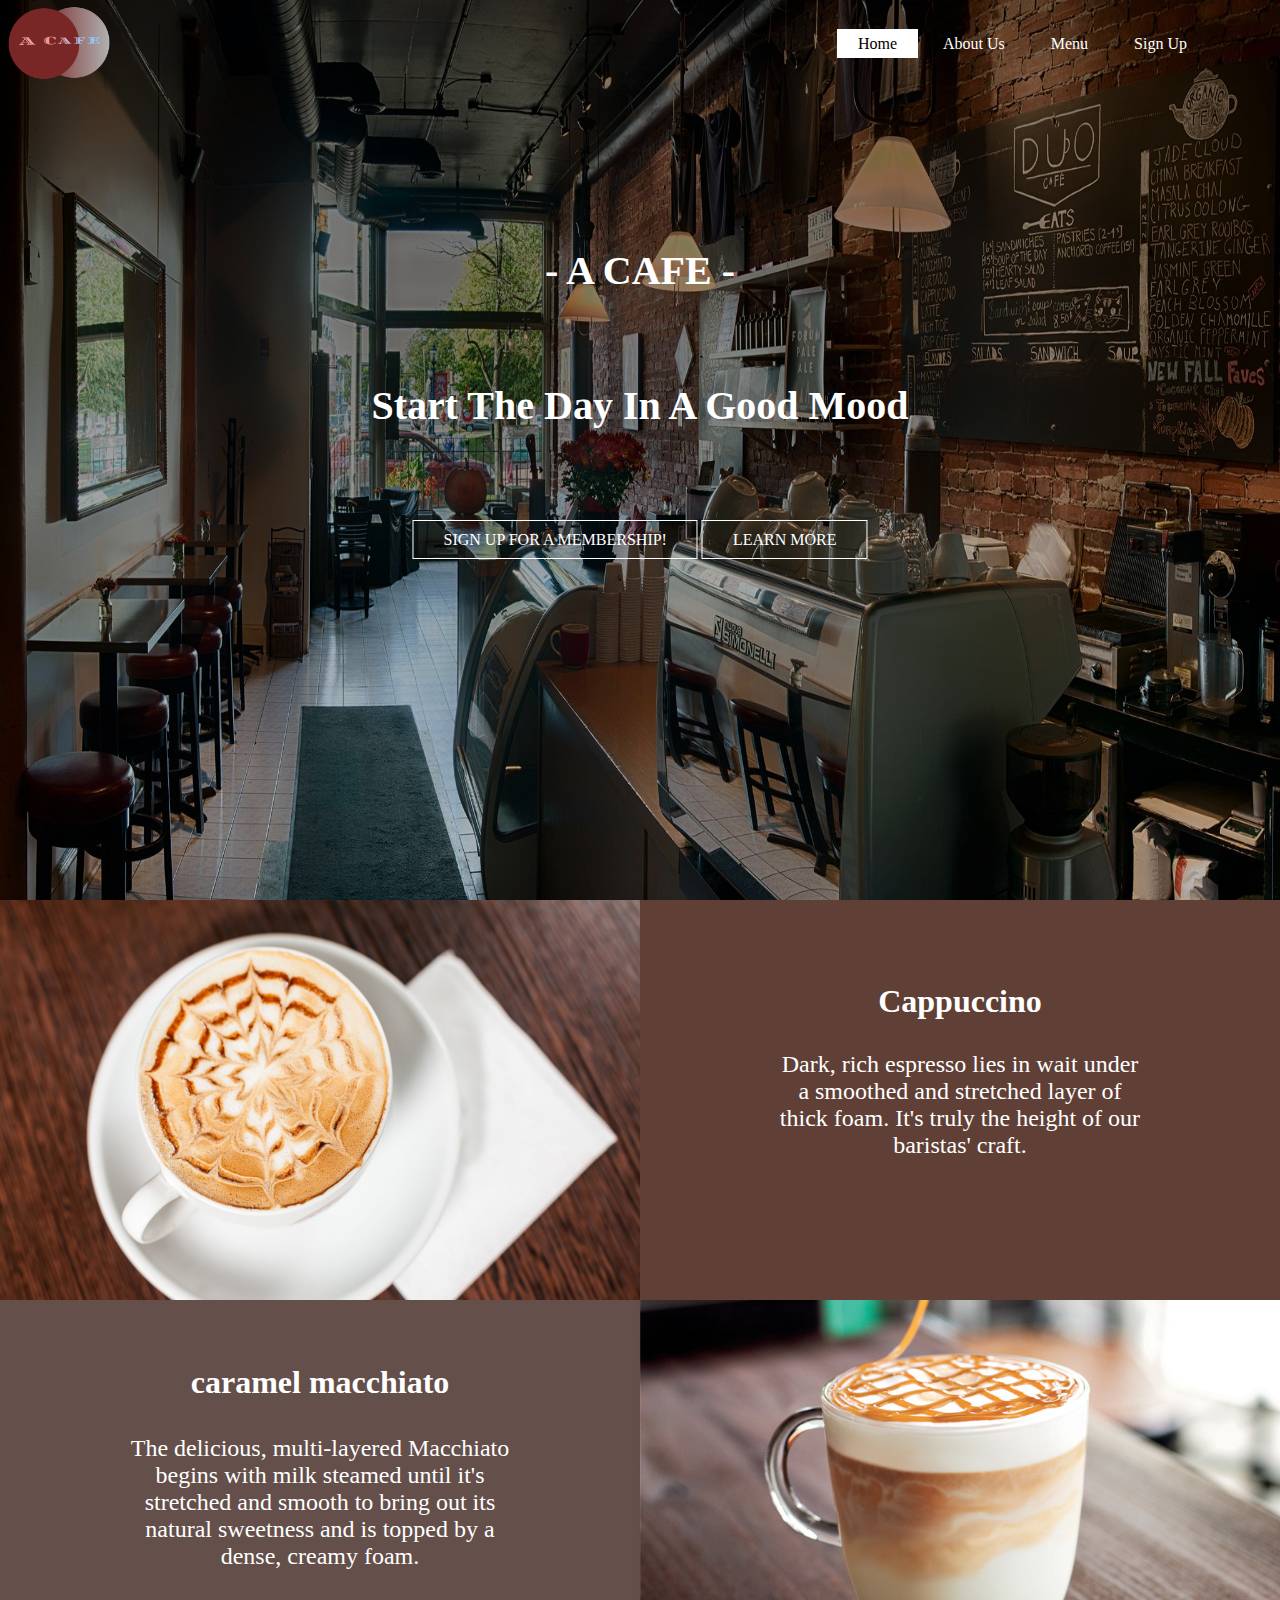
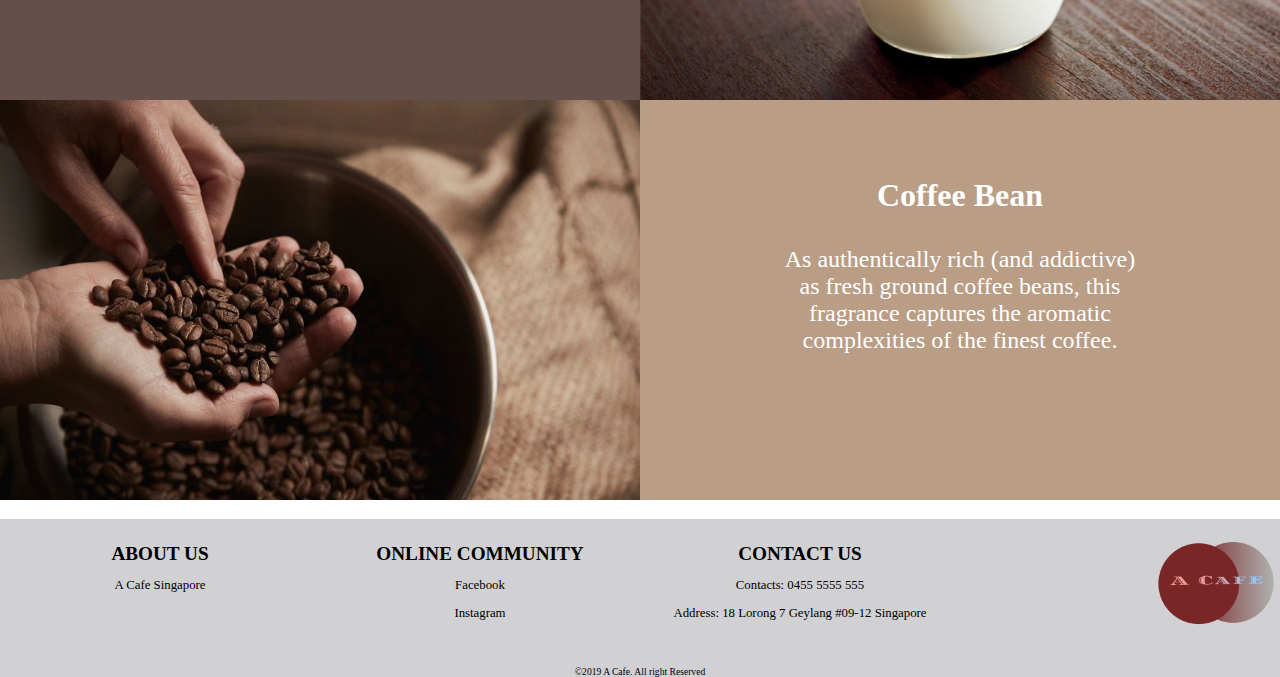
<file: index.html>
<!DOCTYPE html>
<html>
<head>
    <title>A Cafe</title>
    <link rel="stylesheet" href="index.css">
</head>
<body>
    <header>
        <div class="main">
            <div class="logo">
                <img src="logo1.png" alt="A Cafe">
            </div>
            <ul>
                <li class="active"><a href="index.html">Home</a></li>
                <li><a href="about.html">About Us</a></li>
                <li><a href="menu.html">Menu</a></li>
                <li><a href="form.html">Sign Up</a></li>
            </ul>
        </div>
        <div class="title">
            <h1>- A CAFE -</h1>
            <h2 class="center">Start The Day In A Good Mood</h2>
        </div>
        <div class="button">
            <a href="sign.html" class="btn">SIGN UP FOR A MEMBERSHIP!</a>
            <a href="menu.html" class="btn">LEARN MORE</a>
        </div>
    </header>
    <section id="cappuccino">
        <div class="icon">
            <div class="ic">
                <h1>Cappuccino</h1>
                <div class="co">
                    <p>Dark, rich espresso lies in wait under a smoothed and stretched layer of thick foam. It's truly the height of our
                    baristas' craft.
                    </p>
                </div>
            </div>
        </div>
    </section>
    <section id="macchiato">
        <div class="icon1">
            <div class="ic1">
                <h1>caramel macchiato</h1>
                <div class="co1">
                    <p>The delicious, multi-layered Macchiato begins with milk steamed until it's stretched and smooth to bring out its natural
                    sweetness and is topped by a dense, creamy foam.</p>
                </div>
            </div>
        </div>
    </section>
    <section id="bean">
        <div class="icon2">
            <div class="ic2">
                <h1>Coffee Bean</h1>
                <div class="co2">
                    <p>As authentically rich (and addictive) as fresh ground coffee beans, this fragrance captures the aromatic complexities of
                    the finest coffee.</p>
                </div>
            </div>
        </div>
    </section>
    <footer>
        <div class="row">
            <div class="foot">
                <div class="about">
                    <h2>ABOUT US</h2>
                    <p><a href="about.html">A Cafe Singapore</a></p>
                </div>
            </div>
            <div class="foot">
                <div class="online">
                    <h2>ONLINE COMMUNITY</h2>
                    <p><a href="http://www.facebook.com" target="_blank">Facebook</a></p>
                    <p><a href="http://www.instagram.com" target="_blank">Instagram</a></p>
                </div>
            </div>
            <div class="foot">
                <div class="contact">
                    <h2>CONTACT US</h2> 
                    <p>Contacts: 0455 5555 555</p>
                    <p>Address: 18 Lorong 7 Geylang #09-12 Singapore</p>
                </div>
            </div>
        </div>
        <div class="log">
            <img src="logo1.png" alt="logo">
        </div>
        <div class="right">
            <p>&copy;2019 A Cafe. All right Reserved</p>
        </div>
    </footer>
</body>
</html>
</file>
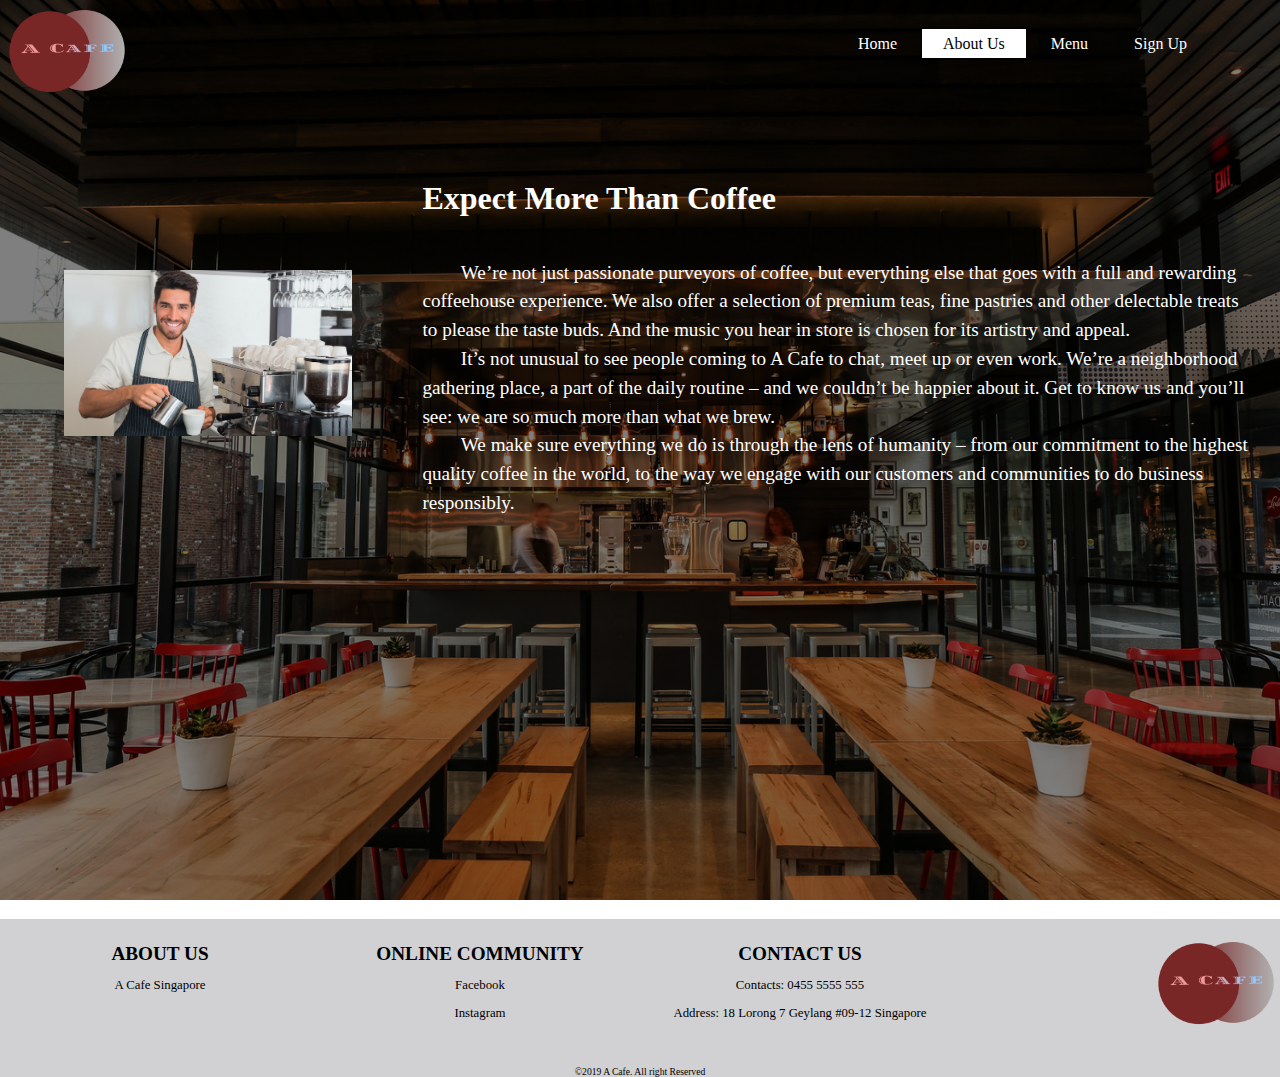
<file: about.html>
<!DOCTYPE html>
<html>
<head>
    <title>A Cafe</title>
    <link rel="stylesheet" href="about.css">
</head>
<body>
    <header>
        <div class="main">
            <div class="logo">
                <img src="logo1.png" alt="A Cafe">
            </div>
            <ul>
                <li><a href="index.html">Home</a></li>
                <li class="active"><a href="about.html">About Us</a></li>
                <li><a href="menu.html">Menu</a></li>
                <li><a href="sign.html">Sign Up</a></li>
            </ul>
        </div>
    </header>
    <section>
        <div class="staff">
            <img src="staff.png" alt="staff">
        </div>
        <div class="aboutme">
            <h1>Expect More Than Coffee</h1>
            <div class="say">
                <p>We’re not just passionate purveyors of coffee, but everything else that goes with a full and rewarding coffeehouse
                experience. We also offer a selection of premium teas, fine pastries and other delectable treats to please the taste
                buds. And the music you hear in store is chosen for its artistry and appeal.</p>
                <p>It’s not unusual to see people coming to A Cafe to chat, meet up or even work. We’re a neighborhood gathering place,
                a part of the daily routine – and we couldn’t be happier about it. Get to know us and you’ll see: we are so much more
                than what we brew.</p>
                <p>We make sure everything we do is through the lens of humanity – from our commitment to the highest quality coffee in the
                world, to the way we engage with our customers and communities to do business responsibly.</p>
            </div>
        </div>
    </section>

    <footer>
        <div class="row">
            <div class="foot">
                <div class="about">
                    <h2>ABOUT US</h2>
                    <p><a href="about.html">A Cafe Singapore</a></p>
                </div>
            </div>
            <div class="foot">
                <div class="online">
                    <h2>ONLINE COMMUNITY</h2>
                    <p><a href="http://www.facebook.com" target="_blank">Facebook</a></p>
                    <p><a href="http://www.instagram.com" target="_blank">Instagram</a></p>
                </div>
            </div>
            <div class="foot">
                <div class="contact">
                    <h2>CONTACT US</h2>
                    <p>Contacts: 0455 5555 555</p>
                    <p>Address: 18 Lorong 7 Geylang #09-12 Singapore</p>
                </div>
            </div>
        </div>
        <div class="log">
            <img src="logo1.png" alt="logo">
        </div>
        <div class="right">
            <p>&copy;2019 A Cafe. All right Reserved</p>
        </div>
    </footer>
</body>
</html>
</file>
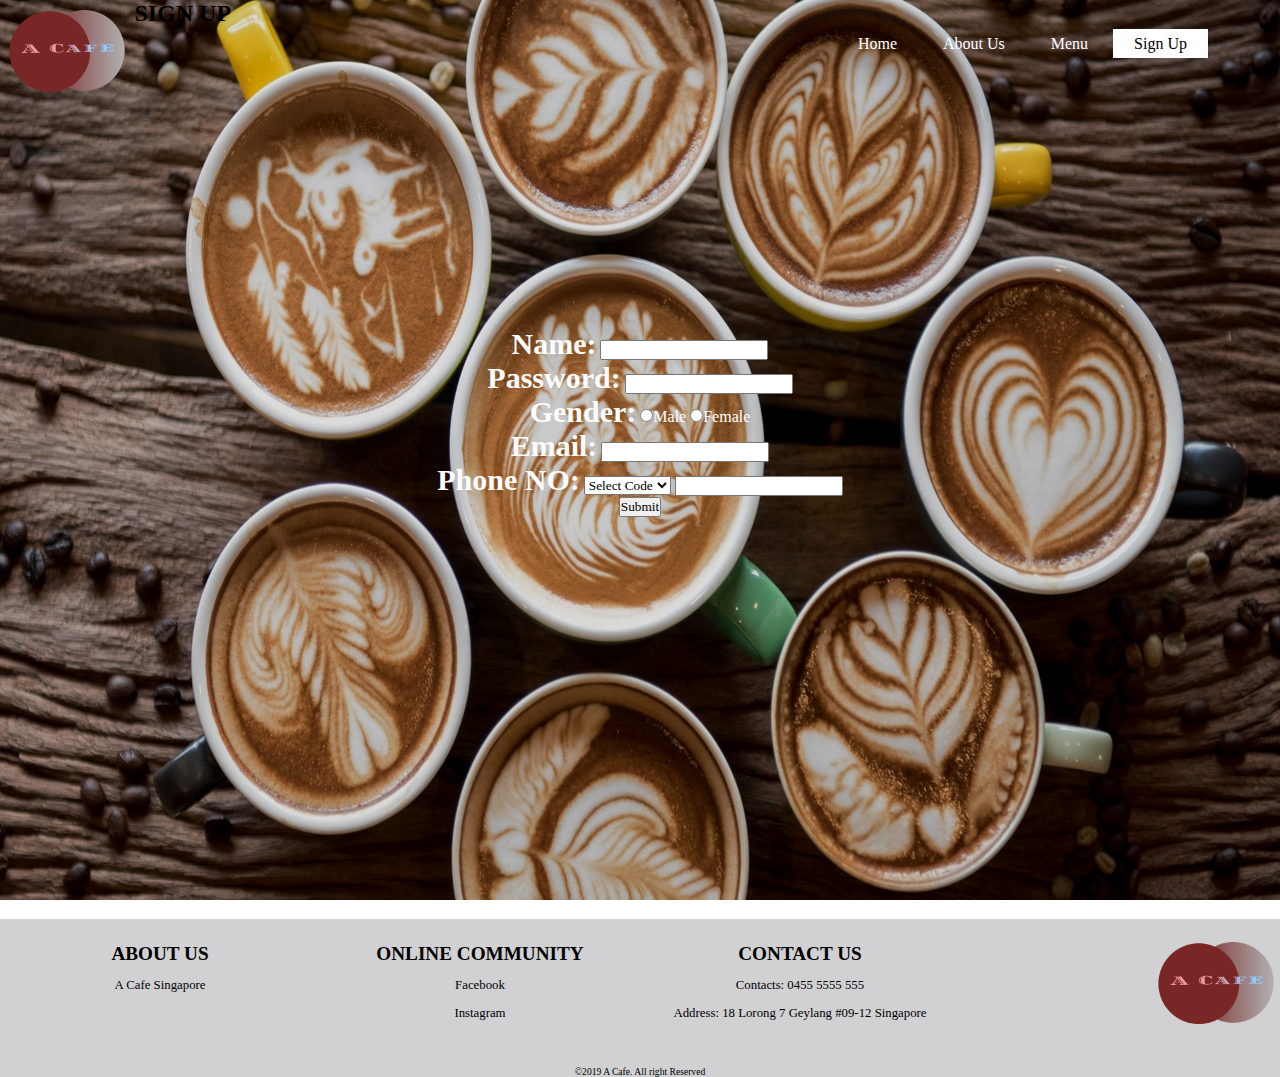
<file: form.html>
<!DOCTYPE HTML>
<html>
<head>
  <title>Register Form</title>
 <style>
  *{
   margin:0;
   padding:0;
   font-family:Century Gothic;
  }

  ul{
   float:right;
   list-style-type:none;
   margin-top:2.2em;
   margin-right:4.5em;
  }

  ul li{
   display:inline-block;
  }

  ul li a{
   text-decoration: none;
   color:#fff;
   padding:5px 20px;
   border:1px solid transparent;
   transition:0.6s ease;
  }

  ul li a:hover{
   background-color:#fff;
   color:#000;
  }

  ul li.active a{
   background-color: #fff;
   color:#000;
  }

  .logo img{
   float:left;
   width:8em;
   height:auto;
   margin-top:-1em;
   padding:0.2em;
  }

  header{
   background-image:url(2.jpg);
   background-size:100% 100%;
   height:100vh;
   background-position: center;
  }

  /* .loginBox{
      position: absolute;
      top:50%;
      left:50%;
      transform: translate(-50%,-50%);
      width:70%;
      height:70%;
      padding:80px 40px;
      box-sizing: border-box;
      background:rgba(0, 0, 0, 0.5);
  } */

  .loginBox h2{
   /*padding:0 0 10px;*/
   color: #924a08;
   text-align: center;

  }

  .div1{
   margin-top: 300px;
   text-align: center;
  }
  .div1 label{
   font-size: 30px;
   color: #fcfcfc;

  }


  .loginBox input[type="submit"]:hover{
   background:#66f9cf;
   color:#ffffff;
  }


  footer{
   background:rgb(209,209,211);
   text-align: center;
   position: absolute;
   width:100%;
   height:auto;
   margin-top:1.5%;
  }

  .foot{
   float:left;
   width:25%;
   margin-top:1.5em;
  }

  .log img{
   float:right;
   width:8em;
   height:auto;
  }

  .foot h2{
   font-size: 1.2em;
  }

  .foot p{
   font-size:0.8em;
   margin-top:1em;
  }

  .right{
   float:left;
   width:100%;
   margin-top:1.2em;
  }

  .right p{
   font-size:0.6em;
  }

  .online a{
   text-decoration: none;
   color:#000;
  }

  .about a{
   text-decoration: none;
   color:#000;
  }

  .online a:hover{
   color:grey;
  }

  .about a:hover{
   color:grey;
  }
 </style>


</head>
<body>
 <form action="insert.php" method="POST">
  <header>
   <div class="main">
    <div class="logo">
     <img src="logo1.png" alt="A Cafe">
    </div>
    <ul>
     <li><a href="index.html">Home</a></li>
     <li><a href="about.html">About Us</a></li>
     <li><a href="menu.html">Menu</a></li>
     <li class="active"><a href="sign.html">Sign Up</a></li>
    </ul>
   </div>

   <form class="loginBox" action="insert.php" method="POST">
    <h2>SIGN UP</h2>
    <div class="div1">
     <label for="name"><strong>Name:</strong></label>
     <input type="text" name="username" required>
     <br>
     <label><strong>Password:</strong></label>
     <input type="password" name="password" required>
     <br>
     <label><strong>Gender:</strong></label>
     <input type="radio" name="gender" value="m" required><span style="color: white">Male</span>
     <input type="radio" name="gender" value="f" required><span style="color: white">Female</span>
     <br>
     <label><strong>Email:</strong></label>
     <input type="email" name="email" required>
     <br>
     <label><strong>Phone NO:</strong></label>
     <select name="phoneCode" required>
      <option selected hidden value="">Select Code</option>
      <option value="977">65</option>
      <option value="978">86</option>
      <option value="979">36</option>
      <option value="973">76</option>
      <option value="972">12</option>
      <option value="974">01</option>
     </select>
     <input type="phone" name="phone" requied>
     <br>
     <input type="submit" value="Submit"></div>
   </form>
  </header>

  <footer>
   <div class="row">
    <div class="foot">
     <div class="about">
      <h2>ABOUT US</h2>
      <p><a href="about.html">A Cafe Singapore</a></p>
     </div>
    </div>
    <div class="foot">
     <div class="online">
      <h2>ONLINE COMMUNITY</h2>
      <p><a href="http://www.facebook.com" target="_blank">Facebook</a></p>
      <p><a href="http://www.instagram.com" target="_blank">Instagram</a></p>
     </div>
    </div>
    <div class="foot">
     <div class="contact">
      <h2>CONTACT US</h2>
      <p>Contacts: 0455 5555 555</p>
      <p>Address: 18 Lorong 7 Geylang #09-12 Singapore</p>
     </div>
    </div>
   </div>
   <div class="log">
    <img src="logo1.png" alt="logo">
   </div>
   <div class="right">
    <p>&copy;2019 A Cafe. All right Reserved</p>
   </div>
  </footer>
</body>
</html>
</file>
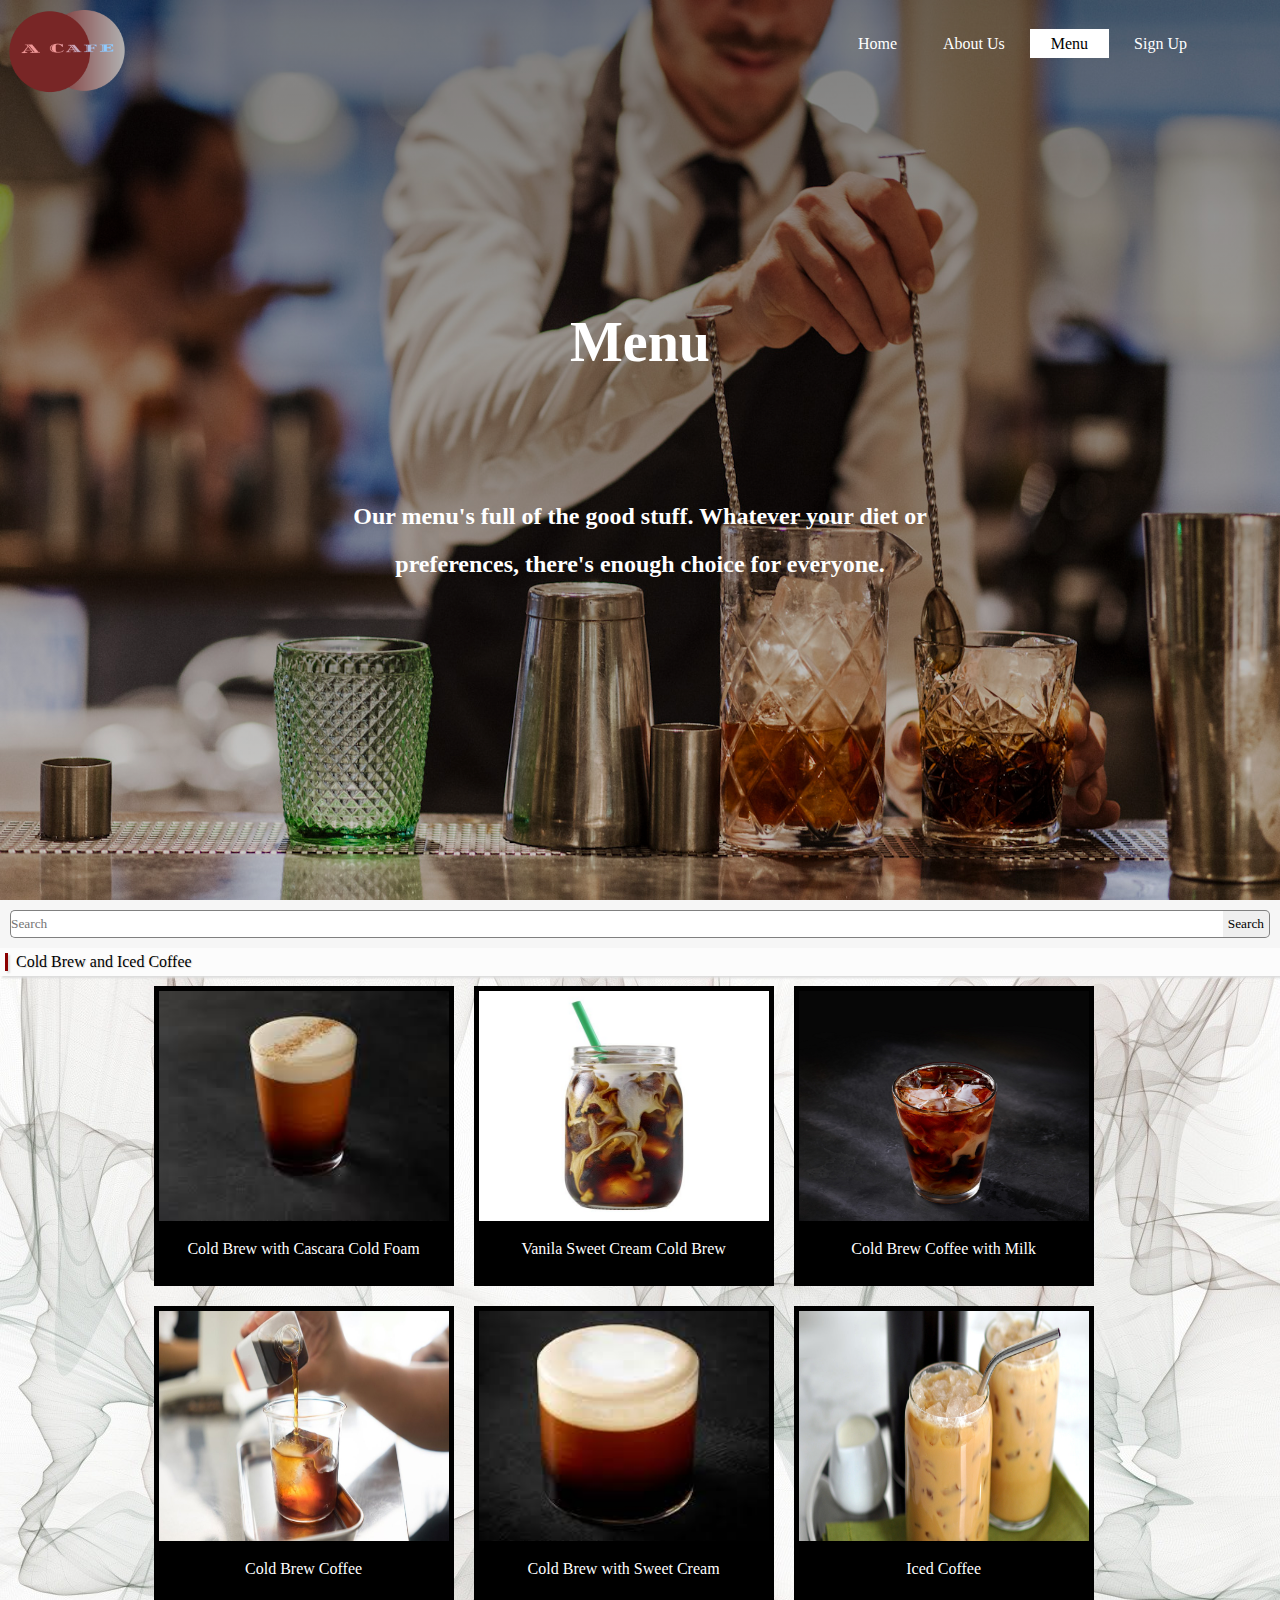
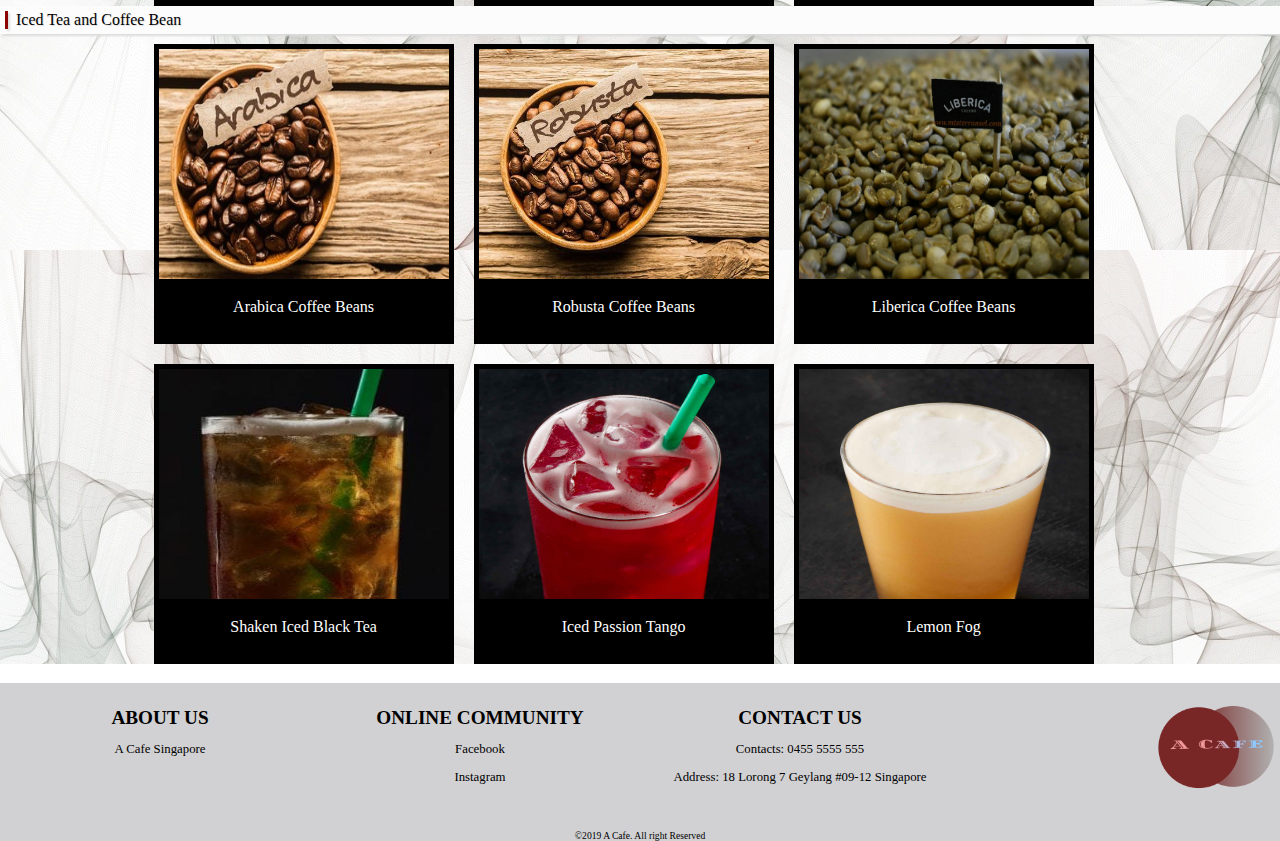
<file: menu.html>
<!DOCTYPE html>
<html>
<head>
    <title>Menu</title>
    <link rel="stylesheet" href="menu.css">
</head>

<body>
    <header>
        <div class="main">
            <div class="logo">
                <img src="logo1.png" alt="A Cafe">
            </div>
            <ul>
                <li><a href="index.html">Home</a></li>
                <li><a href="about.html">About Us</a></li>
                <li class="active"><a href="menu.html">Menu</a></li>
                <li><a href="sign.html">Sign Up</a></li>
            </ul>
        </div>
        <div class="title">
            <h1>Menu</h1>
            <h2 class="center">Our menu's full of the good stuff. Whatever your diet or preferences, there's enough choice for everyone.</h2>
        </div>
    </header>
    <section>
    <div class="search">
        <input class="search_for_item" type="text" placeholder="Search"/>
        <button class="search_button">Search</button>
    </div>
    <div class="type">
        <p class="type_left"></p>
        <p class="type_midd">Cold Brew and Iced Coffee</p>
    </div>

    <div class="container">
        <div id="box1" class="item">
            <a href="indexshop.html">
            <img src="cascara.jpg"  width=290px height=230px></a>
            <p>Cold Brew with Cascara Cold Foam</p>
        </div>
        <div id="box2" class="item">
            <a href="indexshop.html">
                <img src="vanilla.jpg" width=290px height=230px></a>
            <p>Vanila Sweet Cream Cold Brew</p>
        </div>
        <div id="box3" class="item">
            <a href="indexshop.html">
                <img src="cold brew coffee with milk.jpg" width=290px height=230px></a>
            <p>Cold Brew Coffee with Milk</p>
        </div>
        <div id="box4" class="item">
            <a href="indexshop.html">
                <img src="cold brew coffee.jpg"  width=290px height=230px></a>
            <p>Cold Brew Coffee</p>
        </div>
        <div id="box5" class="item">
             <a href="indexshop.html">
                 <img src="cold brew with sweet cream.jpg" width=290px height=230px></a>
            <p>Cold Brew with Sweet Cream</p>
        </div>
        <div id="box6" class="item">
            <a href="indexshop.html">
                <img src="iced coffee.jpg" width=290px height=230px></a>
            <p>Iced Coffee</p>
        </div>
    </div>

    <div class="type">

        <p class="type_left"></p>
        <p class="type_midd">Iced Tea and Coffee Bean</p>
    </div>

    <div class="container">

        <div id="box1" class="item">
            <a href="indexshop.html">
                <img src="arabica coffee beans.jpg" width=290px height=230px></a>
            <p>Arabica Coffee Beans</p>
        </div>
        <div id="box2" class="item">
            <a href="indexshop.html">
                <img src="robusta coffee beans.jpg" width=290px height=230px></a>
            <p>Robusta Coffee Beans</p>
        </div>
        <div id="box3" class="item">
            <a href="indexshop.html">
                <img src="liberica coffee beans.jpg" width=290px height=230px></a>
            <p>Liberica Coffee Beans</p>
        </div>
        <div id="box4" class="item">
            <a href="indexshop.html">
                <img src="shaken iced black tea.jpg" width=290px height=230px></a>
            <p>Shaken Iced Black Tea</p>
        </div>
        <div id="box5" class="item">
            <a href="indexshop.html">
                <img src="iced passion tango.jpg" width=290px height=230px></a>
            <p>Iced Passion Tango</p>
        </div>
        <div id="box6" class="item">
            <a href="indexshop.html">
                <img src="lemon fog.jpg" width=290px height=230px></a>
            <p>Lemon Fog</p>
        </div>
    </div>
    </section>
    <footer>
        <div class="row">
            <div class="foot">
                <div class="about">
                    <h2>ABOUT US</h2>
                    <p><a href="about.html">A Cafe Singapore</a></p>
                </div>
            </div>
            <div class="foot">
                <div class="online">
                    <h2>ONLINE COMMUNITY</h2>
                    <p><a href="http://www.facebook.com" target="_blank">Facebook</a></p>
                    <p><a href="http://www.instagram.com" target="_blank">Instagram</a></p>
                </div>
            </div>
            <div class="foot">
                <div class="contact">
                    <h2>CONTACT US</h2>
                    <p>Contacts: 0455 5555 555</p>
                    <p>Address: 18 Lorong 7 Geylang #09-12 Singapore</p>
                </div>
            </div>
        </div>
        <div class="log">
            <img src="logo1.png" alt="logo">
        </div>
        <div class="right">
            <p>&copy;2019 A Cafe. All right Reserved</p>
        </div>
    </footer>
</body>    
</html>
</file>
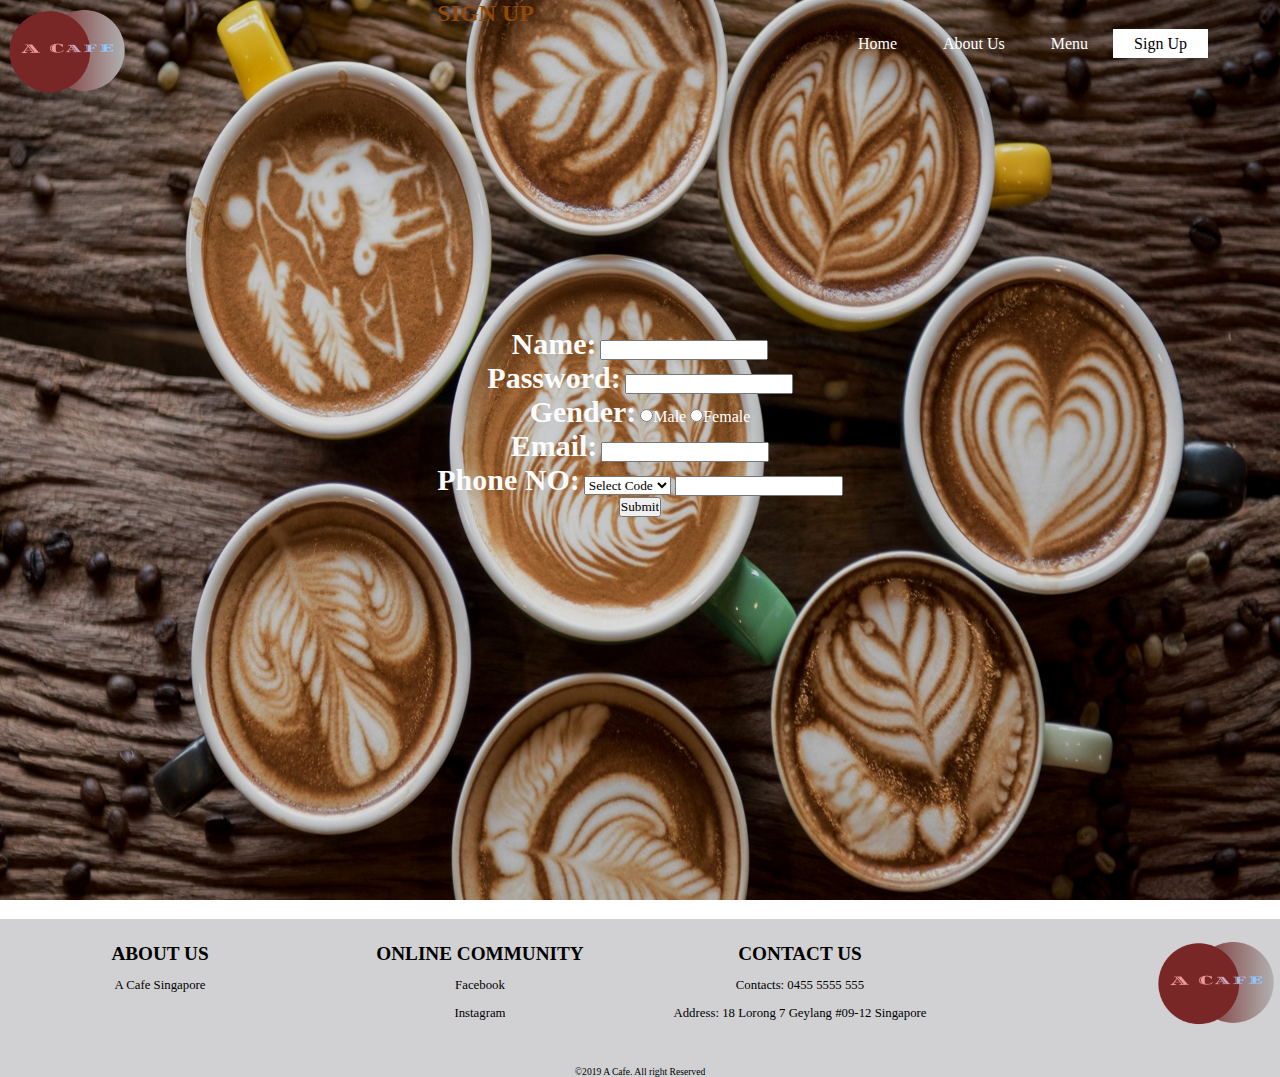
<file: sign.html>
<!DOCTYPE html>
<html>
<head>
    <title>Login</title>
    <link rel="stylesheet" href="sign.css">
</head>
<body>
    <header>
        <div class="main">
            <div class="logo">
                <img src="logo1.png" alt="A Cafe">
            </div>
            <ul>
                <li><a href="index.html">Home</a></li>
                <li><a href="about.html">About Us</a></li>
                <li><a href="menu.html">Menu</a></li>
                <li class="active"><a href="sign.html">Sign Up</a></li>
            </ul>
        </div>
        <!-- <div class="loginBox">
            <h2>SIGN UP</h2>
            <form>
                <p>Email</p>
                <input type="text" name="" placeholder="Enter Email">
                <p>Password</p>
                <input type="password" name="" placeholder="******">
                <input type="submit" name="" value="Sign Up">

            </form>
        </div> -->
    <!-- </header> -->
    <!-- <form class="loginBox" name="myForm" action="action_page.php" onsubmit="return validateForm()" method="post"> -->

<form class="loginBox" action="insert.php" method="POST">
    <h2>SIGN UP</h2>
<div class="div1">
    <label for="name"><strong>Name:</strong></label>
    <input type="text" name="username" required>
    <br>
    <label><strong>Password:</strong></label>
    <input type="password" name="password" required>
    <br>
    <label><strong>Gender:</strong></label>
    <input type="radio" name="gender" value="m" required><span style="color: white">Male</span>
    <input type="radio" name="gender" value="f" required><span style="color: white">Female</span>
    <br>
    <label><strong>Email:</strong></label>
    <input type="email" name="email" required>
    <br>
    <label><strong>Phone NO:</strong></label>
    <select name="phoneCode" required>
        <option selected hidden value="">Select Code</option>
        <option value="977">977</option>
        <option value="978">978</option>
        <option value="979">979</option>
        <option value="973">973</option>
        <option value="972">972</option>
        <option value="974">974</option>
    </select>
    <input type="phone" name="phone" requied>
    <br>
    <input type="submit" value="Submit"></div>
    </form>

    <!-- <table>
        <tr>
            <td>Name :</td>
            <td><input type="text" name="username" required></td>
        </tr>
        <tr>
            <td>Password :</td>
            <td><input type="password" name="password" required></td>
        </tr>
        <tr>
            <td>Gender :</td>
            <td>
                <input type="radio" name="gender" value="m" required>Male
                <input type="radio" name="gender" value="f" required>Female
            </td>
        </tr>
        <tr>
            <td>Email :</td>
            <td><input type="email" name="email" required></td>
        </tr>
        <tr>
            <td>Phone no :</td>
            <td>
                <select name="phoneCode" required>
                    <option selected hidden value="">Select Code</option>
                    <option value="977">977</option>
                    <option value="978">978</option>
                    <option value="979">979</option>
                    <option value="973">973</option>
                    <option value="972">972</option>
                    <option value="974">974</option>
                </select>
                <input type="phone" name="phone" required>
            </td>
        </tr>
        <tr>
            <td><input type="submit" value="Submit"></td>
        </tr>
    </table>
</form> -->


</header>

    <footer>
        <div class="row">
            <div class="foot">
                <div class="about">
                    <h2>ABOUT US</h2>
                    <p><a href="about.html">A Cafe Singapore</a></p>
                </div>
            </div>
            <div class="foot">
                <div class="online">
                    <h2>ONLINE COMMUNITY</h2>
                    <p><a href="http://www.facebook.com" target="_blank">Facebook</a></p>
                    <p><a href="http://www.instagram.com" target="_blank">Instagram</a></p>
                </div>
            </div>
            <div class="foot">
                <div class="contact">
                    <h2>CONTACT US</h2>
                    <p>Contacts: 0455 5555 555</p>
                    <p>Address: 18 Lorong 7 Geylang #09-12 Singapore</p>
                </div>
            </div>
        </div>
        <div class="log">
            <img src="logo1.png" alt="logo">
        </div>
        <div class="right">
            <p>&copy;2019 A Cafe. All right Reserved</p>
        </div>
    </footer>
</body>
</html>
</file>
<file: index.css>
*{
    margin:0;
    padding:0;
    font-family:Century Gothic;
}

header{
    background-image:linear-gradient(rgba(0, 0, 0, 0.5),rgba(0,0,0,0.178)),url(1.jpg);
    height:100vh;
    background-size: 100% 100%;
    background-position: center;
}

ul{
    float:right;
    list-style-type:none;
    margin-top:2.2em;
    margin-right:4.5em;
}

ul li{
    display:inline-block;
}

ul li a{
    text-decoration: none;
    color:#fff;
    padding:5px 20px;
    border:1px solid transparent;
    transition:0.6s ease;
}

ul li a:hover{
    background-color:#fff;
    color:#000;
}

ul li.active a{
    background-color: #fff;
    color:#000;
}

.logo img{
    float:left;
    width:7em;
    height:auto;
    margin-top:-1em;
    padding:0.2em;
}

.title h1{
    position:absolute;
    color:#fff;
    font-size:2.5em;
    left:50%;
    top:30%;
    transform: translate(-50%,-50%);
    font-family: cursive;
}

.center{
    position:absolute;
    color:#fff;
    font-size:2.5em;
    left:50%;
    top:45%;
    transform:translate(-50%,-50%);
}

.button{
    position:absolute;
    left:50%;
    top:60%;
    transform:translate(-50%,-50%);   
}

.btn{
    border:1px solid #fff;
    padding:10px 30px;
    color:#fff;
    text-decoration: none;
    transition:0.6s ease;
}

.btn:hover{
    background-color: #fff;
    color:#000;    
}


footer{
    background:rgb(209,209,211);
    text-align: center;
    position: absolute;
    width:100%;
    height:auto;
    margin-top:1.5%;
}

.foot{
    float:left;
    width:25%;
    margin-top:1.5em;
}

.log img{
    float:right;
    width:8em;
    height:auto;
}

.foot h2{
    font-size: 1.2em;
}

.foot p{
    font-size:0.8em;
    margin-top:1em;
}

.right{
    float:left;
    width:100%;
    margin-top:1.2em;
}

.right p{
    font-size:0.6em;
}

.online a{
    text-decoration: none;
    color:#000;
}

.about a{
    text-decoration: none;
    color:#000;
}

.online a:hover{
    color:grey;
}

.about a:hover{
    color:grey;
}

#cappuccino{
    background-image:url(cappuccino1.jpg);
    height:25em;
    background-size: 100% 100%;
    background-position:center;
}

.icon{
    width:50%;
    height:auto;
    float:right;
    text-align: center;
}

.ic{
    padding:13%;
}

.ic h1{
    text-align: center;
    font-size:2em;
    color:white;
}

.co{
    width:80%;
    margin-left:10%;
    margin-top:5%;
}

.co p{
    font-size:1.5em;
    padding:2%;
    color:white;
}

#macchiato{
    background-image:url(caramel.jpg);
    height:25em;
    background-size: 100% 100%;
    background-position:center;
}

.icon1{
    width:50%;
    height:auto;
    float:left;
    text-align: center;
    
}

.ic1{
    padding:10%;
}

.ic1 h1{
    text-align: center;
    font-size:2em;
    color:#fff;
}

.co1{
    width:80%;
    margin-left:10%;
    margin-top:5%;
}

.co1 p{
    font-size:1.5em;
    padding:2%;
    color:#fff;
}

#bean{
    background-image:url(bean.jpg);
    height:25em;
    background-size: 100% 100%;
    background-position:center;
}

.icon2{
    width:50%;
    height:auto;
    float:right;
    text-align: center;
}

.ic2{
    padding:12%;
}

.ic2 h1{
    text-align: center;
    font-size:2em;
    color:white;
}

.co2{
    width:80%;
    margin-left:10%;
    margin-top:5%;
}

.co2 p{
    font-size:1.5em;
    padding:2%;
    color:white;
}
</file>
<file: about.css>
*{
    margin:0;
    padding:0;
    font-family:Century Gothic;
}

header{
    background-image:linear-gradient(rgba(0, 0, 0, 0.5),rgba(0,0,0,0.5)),url(4.jpg);
    height:100vh;
    background-size: 100% 100%;
    background-position: center;
}

ul{
    float:right;
    list-style-type:none;
    margin-top:2.2em;
    margin-right:4.5em;
}

ul li{
    display:inline-block;
}

ul li a{
    text-decoration: none;
    color:#fff;
    padding:5px 20px;
    border:1px solid transparent;
    transition:0.6s ease;
}

ul li a:hover{
    background-color:#fff;
    color:#000;
}

ul li.active a{
    background-color: #fff;
    color:#000;
}

.logo img{
    float:left;
    width:8em;
    height:auto;
    margin-top:-1em;
    padding:0.2em;
}


.staff img{
    width:18em;
    float:left;
    position: absolute;
    top:30%;
    left:5%;
}
.aboutme{
    width:65%;
    position:absolute;
    top:20%;
    right:2%;
    color:#fff;
}
.aboutme h1{
    font-size:2em;
}
.say p{
    font-size:1.2em;
    text-indent: 2em;
    line-height:1.5em;
}
.say{
    margin-top:5%;
}
footer{
    background:rgb(209,209,211);
    text-align: center;
    position: absolute;
    width:100%;
    height:auto;
    margin-bottom:0;
    margin-top:1.5%;
}

.foot{
    float:left;
    width:25%;
    margin-top:1.5em;
}

.log img{
    float:right;
    width:8em;
    height:auto;
}

.foot h2{
    font-size: 1.2em;
}

.foot p{
    font-size:0.8em;
    margin-top:1em;
}

.right{
    float:left;
    width:100%;
    margin-top:1.2em;
}

.right p{
    font-size:0.6em;
}

.online a{
    text-decoration: none;
    color:#000;
}

.about a{
    text-decoration: none;
    color:#000;
}

.online a:hover{
    color:grey;
}

.about a:hover{
    color:grey;
}
</file>
<file: menu.css>
*{
    margin:0;
    padding:0;
    font-family:Century Gothic;
}

header{
    background-image:linear-gradient(rgba(0, 0, 0, 0.5),rgba(0,0,0,0.178)),url(3.jpg);
    height:100vh;
    background-size: 100% 100%;
    background-position: center;
}

ul{
    float:right;
    list-style-type:none;
    margin-top:2.2em;
    margin-right:4.5em;
}

ul li{
    display:inline-block;
}

ul li a{
    text-decoration: none;
    color:#fff;
    padding:5px 20px;
    border:1px solid transparent;
    transition:0.6s ease;
}

ul li a:hover{
    background-color:#fff;
    color:#000;
}

ul li.active a{
    background-color: #fff;
    color:#000;
}

.logo img{
    float:left;
    width:8em;
    height:auto;
    margin-top:-1em;
    padding:0.2em;
}

.button{
    position:absolute;
    left:50%;
    top:60%;
    transform:translate(-50%,-50%);   
}

.btn{
    border:1px solid #fff;
    padding:10px 30px;
    color:#fff;
    text-decoration: none;
    transition:0.6s ease;
}

.btn:hover{
    background-color: #fff;
    color:#000;    
}

.title h1{
    position:absolute;
    color:#fff;
    font-size:3.5em;
    left:50%;
    top:38%;
    transform: translate(-50%,-50%);
    font-family: cursive;
}

.center{
    text-align: center;
    position:absolute;
    color:#fff;
    font-size:1.5em;
    left:50%;
    top:60%;
    line-height: 2em;
    transform:translate(-50%,-50%);
}








footer{
    background:rgb(209,209,211);
    text-align: center;
    position: absolute;
    width:100%;
    height:auto;
    margin-top:1.5%;

}

.foot{
    float:left;
    width:25%;
    margin-top:1.5em;
}

.log img{
    float:right;
    width:8em;
    height:auto;
}

.foot h2{
    font-size: 1.2em;
}

.foot p{
    font-size:0.8em;
    margin-top:1em;
}

.right{
    float:left;
    width:100%;
    margin-top:1.2em;
}

.right p{
    font-size:0.6em;
}

.online a{
    text-decoration: none;
    color:#000;
}

.about a{
    text-decoration: none;
    color:#000;
}

.online a:hover{
    color:grey;
}

.about a:hover{
    color:grey;
}

.search{
    display:flex;
    width:100%;
    background-color:#f6f6f6;
    padding:10px;
    box-sizing:border-box;
}

.search_for_item{
    flex-grow:1;
    border-radius: 5px 0 0 5px;
    border:1px solid grey;
    border-right:0;
}

.search_button{
    border:1px solid grey;
    border-left:0;
    padding:5px;
    border-radius: 0 5px 5px 0;
}

.type{
    display: flex;
    background-color:#fcfcfc;
    align-items: center;
    box-shadow: 2px 2px 2px gainsboro;
    padding:5px;
    box-sizing: border-box;
}

.type_left{
    width:3px;
    height:18px;
    background-color: darkred;
    box-shadow: 2px 2px 2px gainsboro;    
}

.type_midd{
    padding-left:8px;
    flex-grow: 1;
    text-shadow:1px 1px 1px gainsboro;
}



.container{
    display:grid;
    grid-template-columns: 300px 300px 300px;
    grid-template-rows: 300px 300px;
    grid-gap: 20px;
    margin-left:12%;
    margin-top:10px;

}
.item{
    border:5px solid black;
    text-align: center;
    background-color: black
}
.item p{
  color:white;
  padding:5%;
}

section{
    background-image: url(5.jpg);
}
</file>
<file: sign.css>
*{
    margin:0;
    padding:0;
    font-family:Century Gothic;
}

ul{
    float:right;
    list-style-type:none;
    margin-top:2.2em;
    margin-right:4.5em;
}

ul li{
    display:inline-block;
}

ul li a{
    text-decoration: none;
    color:#fff;
    padding:5px 20px;
    border:1px solid transparent;
    transition:0.6s ease;
}

ul li a:hover{
    background-color:#fff;
    color:#000;
}

ul li.active a{
    background-color: #fff;
    color:#000;
}

.logo img{
    float:left;
    width:8em;
    height:auto;
    margin-top:-1em;
    padding:0.2em;
}

header{
    background-image:url(2.jpg);
    background-size:100% 100%;
    height:100vh;
    background-position: center;
}

/* .loginBox{
    position: absolute;
    top:50%;
    left:50%;
    transform: translate(-50%,-50%);
    width:70%;
    height:70%;
    padding:80px 40px;
    box-sizing: border-box;
    background:rgba(0, 0, 0, 0.5);
} */

.loginBox h2{
    /*padding:0 0 10px;*/
    color: #924a08;
    text-align: center;

}

.div1{
    margin-top: 300px;
    text-align: center;
}
.div1 label{
    font-size: 30px;
    color: #fcfcfc;

}
/* .loginBox input{
    width:100%;
    margin-bottom:20px;
} */

/* .loginBox input[type="text"]{
    border:none;
    border-bottom:1px solid #fff;
    background:transparent;
    outline:none;
    height:40px;
    color:#fff;
    font-size:16px;
}

.loginBox input[type="password"]{
    border:none;
    border-bottom:1px solid #fff;
    background:transparent;
    outline:none;
    height:40px;
    color:#fff;
    font-size:16px;
} */

/* ::placeholder{
    color:rgba(255,255,255,0.5);
} */

/* .loginBox input[type="submit"]{
    border:none;
    outline:none;
    height:40px;
    color:#ffffff;
    font-size:16px;
    background:#ff6347;
    cursor: pointer;
    border-radius:20px;
} */

.loginBox input[type="submit"]:hover{
    background:#66f9cf;
    color:#ffffff;
}

/* .loginBox a{
    color:#fff;
    font-size:16px;
    font-weight:bold;
} */




footer{
    background:rgb(209,209,211);
    text-align: center;
    position: absolute;
    width:100%;
    height:auto;
    margin-top:1.5%;
}

.foot{
    float:left;
    width:25%;
    margin-top:1.5em;
}

.log img{
    float:right;
    width:8em;
    height:auto;
}

.foot h2{
    font-size: 1.2em;
}

.foot p{
    font-size:0.8em;
    margin-top:1em;
}

.right{
    float:left;
    width:100%;
    margin-top:1.2em;
}

.right p{
    font-size:0.6em;
}

.online a{
    text-decoration: none;
    color:#000;
}

.about a{
    text-decoration: none;
    color:#000;
}

.online a:hover{
    color:grey;
}

.about a:hover{
    color:grey;
}
</file>
